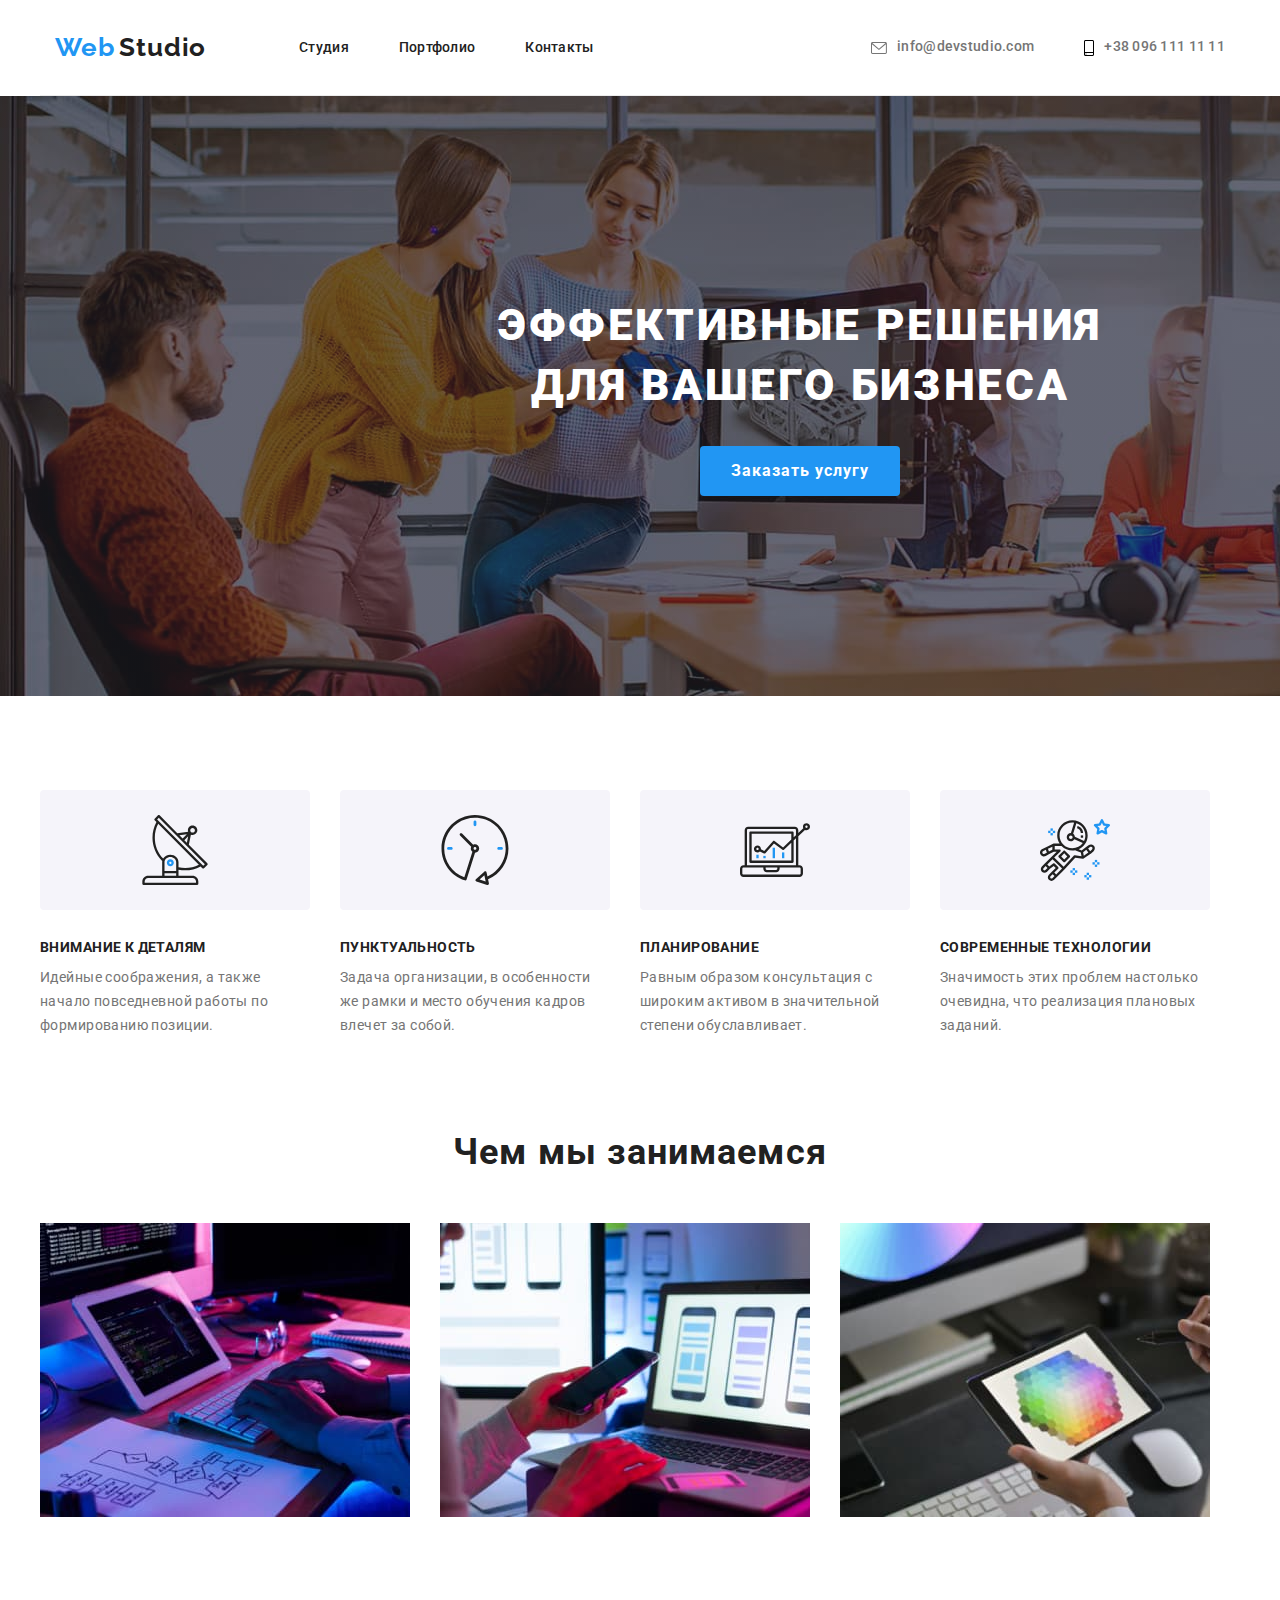
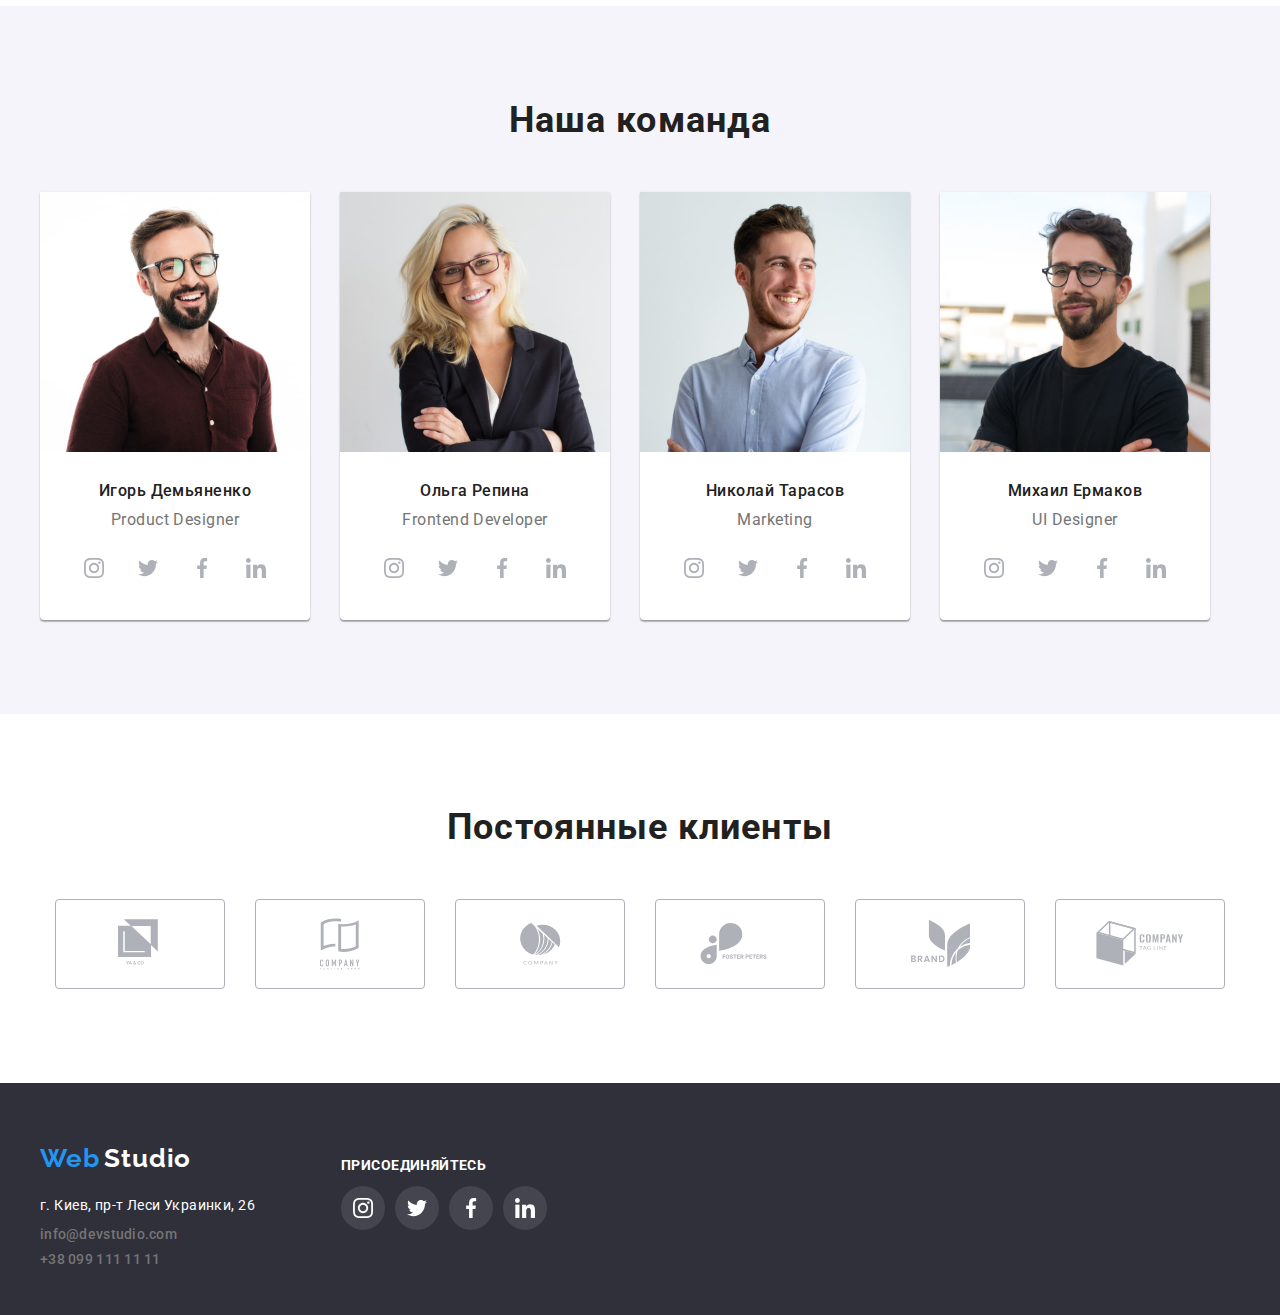
<file: index.html>
<!DOCTYPE html>
<html lang="ru">
<head>
    <meta charset="UTF-8">
    <meta name="viewport" content="width=device-width, initial-scale=1.0">
    <title>HW4</title>
    <link rel="preconnect" href="https://fonts.gstatic.com">
    <link href="https://fonts.googleapis.com/css2?family=Raleway:wght@700&family=Roboto:wght@400;500;700;900&display=swap" rel="stylesheet">
    <link href="https://cdnjs.cloudflare.com/ajax/libs/modern-normalize/1.0.0/modern-normalize.min.css" rel="stylesheet">
    <link href="./css/styles.css" rel="stylesheet">
</head>
<body>
    <!--Шапка сайта-->
<header  class="container">
    <div>
        <nav class="navigation"> 
            <a href="/">
            <span class="nav-web">Web</span>
            <span class="nav-studio">Studio</span>
            </a>
    
            <ul class="navigation-list">
                <li class="nav-list"> <a class="nav-list-link" href="">Студия</a></li> 
                <li class="nav-list"> <a class="nav-list-link" href="./portfolio.html">Портфолио</a></li> 
                <li class="nav-list"> <a class="nav-list-link" href="/">Контакты</a></li> 
            </ul>
        </nav>
    </div>
   

    <ul class="contacts">
        <li class="email">
            <a class ="mail" href="mailto:info@devstudio.com">
                <svg class="email-icon">
                    <use href="./images/sprite.svg#icon-mail" width="16" height="12"></use>
                </svg>info@devstudio.com</a></li>
        <li class="telephone">
            <a class="tel" href="tel:+380961111111">
                <svg class="tel-icon">
                    <use href="./images/sprite.svg#icon-tel" width="10" height="16"></use>
                </svg>+38 096 111 11 11</a></li>   
    </ul>
</header>
    <!--Герой-->
<main>
    <div class="cont">
    <h1 class="container-title">ЭФФЕКТИВНЫЕ РЕШЕНИЯ ДЛЯ ВАШЕГО БИЗНЕСА</h1>
    <button class="button" type="button">Заказать услугу</button>
    </div>
 <!--Особенности-->
<div class="container">
    <ul class="features">
        <li class="features-list">
            <div class="features-button">
                <svg class="features-icons" width="70" height="70">
                    <use href="./images/sprite.svg#icon-antenna1"></use>
                </svg>
            </div>
            <h2 class="section">Внимание к деталям</h2>
            <p class="text">Идейные соображения, а также начало повседневной работы по формированию позиции.</p>
        </li>
        <li class="features-list">
            <div class="features-button">
                <svg class="features-icons" width="70" height="70">
                    <use href="./images/sprite.svg#icon-clock2"></use>
                </svg>
            </div>
            <h2 class="section">Пунктуальность</h2>
            <p class="text">Задача организации, в особенности же рамки и место обучения кадров влечет за собой.</p>
        </li>
        <li class="features-list">
            <div class="features-button">
                <svg class="features-icons" width="70" height="70">
                    <use href="./images/sprite.svg#icon-diagram3"></use>
                </svg>
            </div>
            <h2 class="section">Планирование</h2>
            <p class="text">Равным образом консультация с широким активом в значительной степени обуславливает.</p>
        </li>
        <li class="features-list">
            <div class="features-button">
                <svg class="features-icons" width="70" height="70">
                    <use href="./images/sprite.svg#icon-astronaut4"></use>
                </svg>
            </div>
            <h2 class="section">Современные технологии</h2>
            <p class="text">Значимость этих проблем настолько очевидна, что реализация плановых заданий.</p>
        </li>
    </ul>
</div>
    <!-- Чем мы занимаемся-->
    <section class="container">
        <h3>Чем мы занимаемся</h3>
    <ul class="work">
        <li class="work-list">
            <img src="images/photo1.jpg" alt="планируем" width="370" height="294">
        </li>
        <li class="work-list">
            <img src="images/photo2.jpg" alt="разрабатываем" width="370" height="294">
        </li>
        <li class="work-list">
            <img src="images/photo3.jpg" alt="результат" width="370" height="294">
        </li>
    </ul>
    </section>
    <!--Наша команда-->
    <section class="ourteam">
<div class="container">
    <h4 class="team">Наша команда</h4>
    <ul class="personnel">
        <li class="personnel-list">
            <img src="images/img1.jpg" alt="Игорь Демьяненко" width="270" height="260">
            <p class="name">Игорь Демьяненко</p>
            <p class="position">Product Designer</p>
            <ul class="social-list">
                <li class="social-list-item">
                    <a class="social-list-link" href="">
                        <svg class="social-list-icon">
                            <use href="./images/sprite.svg#icon-instagram"></use>
                        </svg>
                    </a>
                </li>
                <li class="social-list-item">
                    <a class="social-list-link" href="">
                        <svg class="social-list-icon">
                            <use href="./images/sprite.svg#icon-twitter"></use>
                        </svg>
                    </a>
                </li>
                <li class="social-list-item">
                    <a class="social-list-link" href="">
                        <svg class="social-list-icon">
                            <use href="./images/sprite.svg#icon-facebook"></use>
                        </svg>
                    </a>
                </li>
                <li class="social-list-item">
                    <a class="social-list-link" href="">
                        <svg class="social-list-icon">
                            <use href="./images/sprite.svg#icon-linkedin"></use>
                        </svg>
                    </a>
                </li>
            </ul>
        </li>
        <li class="personnel-list">
            <img src="images/img2.jpg" alt="Ольга Репина" width="270" height="260">
            <p class="name">Ольга Репина</p>
            <p class="position">Frontend Developer</p>
            <ul class="social-list">
                <li class="social-list-item">
                    <a class="social-list-link" href="">
                        <svg class="social-list-icon">
                            <use href="./images/sprite.svg#icon-instagram"></use>
                        </svg>
                    </a>
                </li>
                <li class="social-list-item">
                    <a class="social-list-link" href="">
                        <svg class="social-list-icon">
                            <use href="./images/sprite.svg#icon-twitter"></use>
                        </svg>
                    </a>
                </li>
                <li class="social-list-item">
                    <a class="social-list-link" href="">
                        <svg class="social-list-icon">
                            <use href="./images/sprite.svg#icon-facebook"></use>
                        </svg>
                    </a>
                </li>
                <li class="social-list-item">
                    <a class="social-list-link" href="">
                        <svg class="social-list-icon">
                            <use href="./images/sprite.svg#icon-linkedin"></use>
                        </svg>
                    </a>
                </li>
            </ul>
        </li>
        <li class="personnel-list">
            <img src="images/img3.jpg" alt="Николай Тарасов" width="270" height="260">
            <p class="name">Николай Тарасов</p>
            <p class="position">Marketing</p>
            <ul class="social-list">
                <li class="social-list-item">
                    <a class="social-list-link" href="">
                        <svg class="social-list-icon">
                            <use href="./images/sprite.svg#icon-instagram"></use>
                        </svg>
                    </a>
                </li>
                <li class="social-list-item">
                    <a class="social-list-link" href="">
                        <svg class="social-list-icon">
                            <use href="./images/sprite.svg#icon-twitter"></use>
                        </svg>
                    </a>
                </li>
                <li class="social-list-item">
                    <a class="social-list-link" href="">
                        <svg class="social-list-icon">
                            <use href="./images/sprite.svg#icon-facebook"></use>
                        </svg>
                    </a>
                </li>
                <li class="social-list-item">
                    <a class="social-list-link" href="">
                        <svg class="social-list-icon">
                            <use href="./images/sprite.svg#icon-linkedin"></use>
                        </svg>
                    </a>
                </li>
            </ul>
        </li>
        <li class="personnel-list">
            <img src="images/img4.jpg" alt="Михаил Ермаков" width="270" height="260">
            <p class="name">Михаил Ермаков</p>
            <p class="position">UI Designer</p>
            <ul class="social-list">
                <li class="social-list-item">
                    <a class="social-list-link" href="">
                        <svg class="social-list-icon">
                            <use href="./images/sprite.svg#icon-instagram"></use>
                        </svg>
                    </a>
                </li>
                <li class="social-list-item">
                    <a class="social-list-link" href="">
                        <svg class="social-list-icon">
                            <use href="./images/sprite.svg#icon-twitter"></use>
                        </svg>
                    </a>
                </li>
                <li class="social-list-item">
                    <a class="social-list-link" href="">
                        <svg class="social-list-icon">
                            <use href="./images/sprite.svg#icon-facebook"></use>
                        </svg>
                    </a>
                </li>
                <li class="social-list-item">
                    <a class="social-list-link" href="">
                        <svg class="social-list-icon">
                            <use href="./images/sprite.svg#icon-linkedin"></use>
                        </svg>
                    </a>
                </li>
            </ul>
        </li>
    </ul>
</div> 
    </section>
    <!--Наши клиенты-->
<section class="clients">
    <h5>Постоянные клиенты</h5>
    <ul class="clients-list">
        <li class="clients-list-item">
            <a class="clients-list-link" href="">
                <svg class="clients-icons" width="44" height="49">
                    <use href="./images/sprite.svg#icon-logo1"></use>
                </svg></a>
        </li>
        <li class="clients-list-item">
            <a class="clients-list-link" href="">
                <svg class="clients-icons" width="40" height="52">
                    <use href="./images/sprite.svg#icon-logo2"></use>
                </svg></a>
        </li>
        <li class="clients-list-item">
            <a class="clients-list-link" href="">
                <svg class="clients-icons" width="41" height="42">
                    <use href="./images/sprite.svg#icon-logo3"></use>
                </svg></a>
        </li>
        <li class="clients-list-item">
            <a class="clients-list-link" href="">
                <svg class="clients-icons" width="80" height="42">
                    <use href="./images/sprite.svg#icon-logo4"></use>
                </svg></a>
        </li>
        <li class="clients-list-item">
            <a class="clients-list-link" href="">
                <svg class="clients-icons" width="59" height="47">
                    <use href="./images/sprite.svg#icon-logo5"></use>
                </svg></a>
        </li>
        <li class="clients-list-item">
            <a class="clients-list-link" href="">
                <svg class="clients-icons" width="88" height="45">
                    <use href="./images/sprite.svg#icon-logo6"></use>
                </svg></a>
        </li>
    </ul>
</section>
</main>
<!--Футер-->
<footer>
    <div class="container">
        <div class="footer-cont">
            <a href="/">
                <span class="nav-web">Web</span>
                <span class="nav-studio">Studio</span>
            </a>
            <address class="address">
                <p class="adress">г. Киев, пр-т Леси Украинки, 26</p>
                <a class="mail" href="mailto:info@devstudio.com">info@devstudio.com</a>
                <a class="tel" href="tel:+380991111111">+38 099 111 11 11</a>
            </address>
        </div>
        <div class="connect">
            <p>Присоединяйтесь</p>
            <ul class="connect-slist">
                <li class="connect-slist-item">
                    <a class="connect-slist-link" href="">
                        <svg class="connect-icons" width="44" height="44">
                            <use href="./images/sprite.svg#icon-instagram"></use>
                        </svg>
                    </a>
                </li>
                <li class="connect-slist-item">
                    <a class="connect-slist-link" href="">
                        <svg class="connect-icons" width="44" height="44">
                            <use href="./images/sprite.svg#icon-twitter"></use>
                        </svg>
                    </a>
                    <li class="connect-slist-item">
                        <a class="connect-slist-link" href="">
                            <svg class="connect-icons" width="44" height="44">
                                <use href="./images/sprite.svg#icon-facebook"></use>
                            </svg>
                        </a>
                        <li class="connect-slist-item">
                            <a class="connect-slist-link" href="">
                                <svg class="connect-icons" width="44" height="44">
                                    <use href="./images/sprite.svg#icon-linkedin"></use>
                                </svg>
                            </a>
            </ul>
        </div>
    </div>
   
</footer>
</body>
</html>
</file>
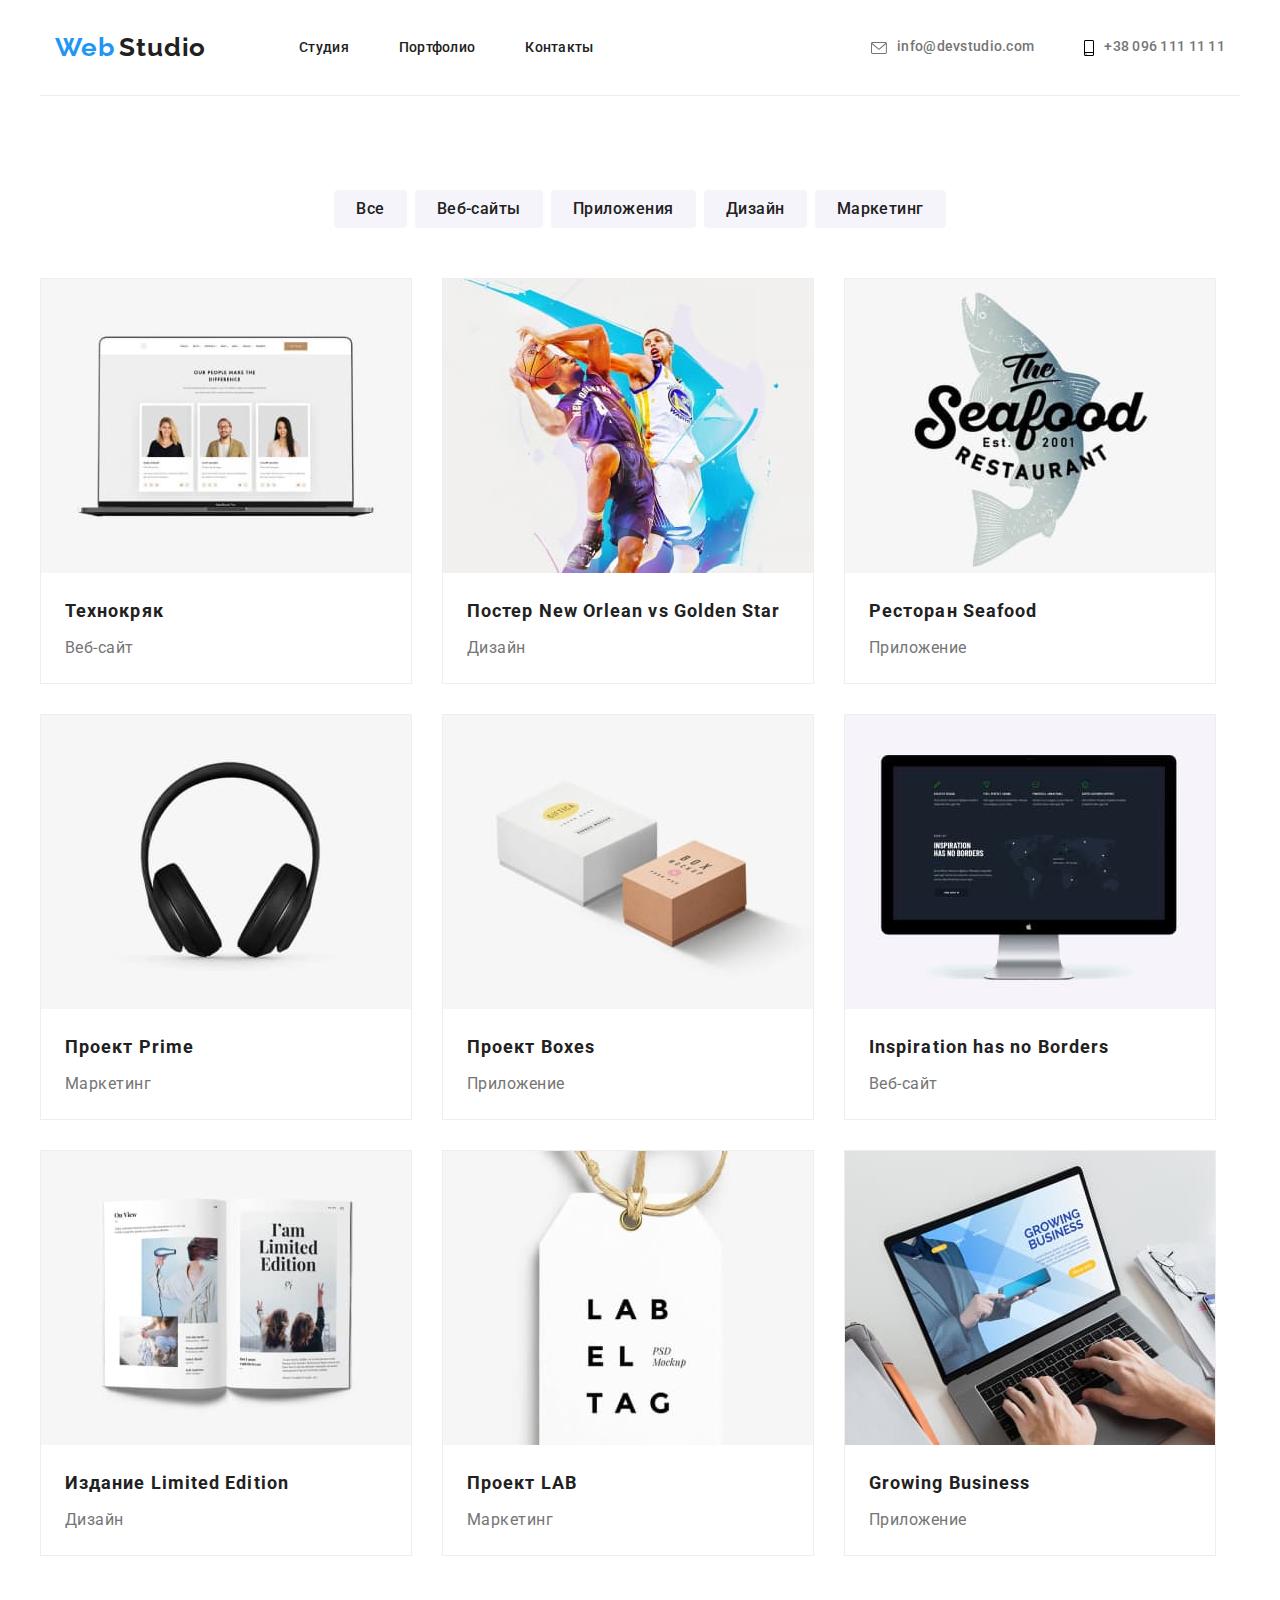
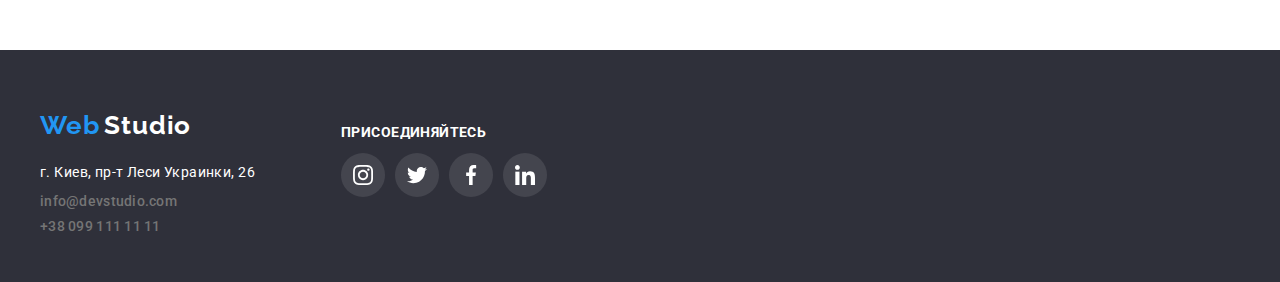
<file: portfolio.html>
<!DOCTYPE html>
<html lang="ru">
<head>
    <meta charset="UTF-8">
    <meta name="viewport" content="width=device-width, initial-scale=1.0">
    <title>Portfolio</title>
    <link rel="preconnect" href="https://fonts.gstatic.com">
    <link href="https://fonts.googleapis.com/css2?family=Raleway:wght@700&family=Roboto:wght@400;500;700;900&display=swap" rel="stylesheet">
    <link href="https://cdnjs.cloudflare.com/ajax/libs/modern-normalize/1.0.0/modern-normalize.min.css" rel="stylesheet">
    <link href="./css/styles.css" rel="stylesheet">
</head>
<body class="portfolio">
    <!--Шапка сайта-->
<header class="container">
    <div>
        <nav class="navigation"> 
            <a href="/">
            <span class="nav-web">Web</span>
            <span class="nav-studio">Studio</span>
            </a>
    
            <ul class="navigation-list">
                <li class="nav-list"> <a class="nav-list-link" href="./index.html">Студия</a></li> 
                <li class="nav-list"> <a class="nav-list-link" href="/">Портфолио</a></li> 
                <li class="nav-list"> <a class="nav-list-link" href="/">Контакты</a></li> 
            </ul>
        </nav>
    </div>

    <ul class="contacts">
        <li class="email">
            <a class ="mail" href="mailto:info@devstudio.com">
                <svg class="email-icon">
                    <use href="./images/sprite.svg#icon-mail" width="16" height="12"></use>
                </svg>info@devstudio.com</a></li>
        <li class="telephone">
            <a class="tel" href="tel:+380961111111">
                <svg class="tel-icon">
                    <use href="./images/sprite.svg#icon-tel" width="10" height="16"></use>
                </svg>+38 096 111 11 11</a></li>   
    </ul>
</header>
<!--Герой-->
<main>
    <div class="container">
        <ul class="menu">
            <li class="menu-list"><button class="menu-list-btn" type="button">Все</button></li>
            <li class="menu-list"><button class="menu-list-btn" type="button">Веб-сайты</button></li>
            <li class="menu-list"><button class="menu-list-btn" type="button">Приложения</button></li>
            <li class="menu-list"><button class="menu-list-btn" type="button">Дизайн</button></li>
            <li class="menu-list"><button class="menu-list-btn" type="button">Маркетинг</button></li>
        </ul>
    </div>
    <!--Галерея-->
    <div class="container">
        <ul class="gallery">
            <li class="gallery-list">
                <a class="gallery-list-link" href="">
                <img src="images/portf-1.jpg" alt="Технокряк" width="370" height="294">
                <h2 class="gallery-title">Технокряк</h2>
                <p class="gallery-text">Веб-сайт</p>
                </a>
            </li>
            <li class="gallery-list">
                <a class="gallery-list-link" href="">
                <img src="images/portf-2.jpg" alt="Постер New Orlean vs Golden Star" width="370" height="294">
                <h2 class="gallery-title">Постер New Orlean vs Golden Star</h2>
                <p class="gallery-text">Дизайн</p>
                </a>
            </li>
            <li class="gallery-list">
                <a class="gallery-list-link" href="">
                <img src="images/portf-3.jpg" alt="Ресторан Seafood" width="370" height="294">
                <h2 class="gallery-title">Ресторан Seafood</h2>
                <p class="gallery-text">Приложение</p>
                </a>
            </li>
            <li class="gallery-list">
                <a class="gallery-list-link" href="">
                <img src="images/portf-4.jpg" alt="Проект Prime" width="370" height="294">
                <h2 class="gallery-title">Проект Prime</h2>
                <p class="gallery-text">Маркетинг</p>
                </a>
            </li>
            <li class="gallery-list">
                <a class="gallery-list-link" href="">
                <img src="images/portf-5.jpg" alt="Проект Boxes" width="370" height="294">
                <h2 class="gallery-title">Проект Boxes</h2>
                <p class="gallery-text">Приложение</p>
                </a>
           </li>
            <li class="gallery-list">
            <a class="gallery-list-link" href="">
                <img src="images/portf-6.jpg" alt="Inspiration has no Borders" width="370" height="294">
                <h2 class="gallery-title">Inspiration has no Borders</h2>
                <p class="gallery-text">Веб-сайт</p>
            </a>
            </li>
            <li class="gallery-list">
            <a class="gallery-list-link" href="">
                <img src="images/portf-7.jpg" alt="Издание Limited Edition" width="370" height="294">
                <h2 class="gallery-title">Издание Limited Edition</h2>
                <p class="gallery-text">Дизайн</p>
            </a>
            </li>
            <li class="gallery-list">
            <a class="gallery-list-link" href="">
                <img src="images/portf-8.jpg" alt="Проект LAB" width="370" height="294">
                <h2 class="gallery-title">Проект LAB</h2>
                <p class="gallery-text">Маркетинг</p>
            </a>
            </li>
            <li class="gallery-list">
            <a class="gallery-list-link" href="">
                <img src="images/portf-9.jpg" alt="Growing Business" width="370" height="294">
                <h2 class="gallery-title">Growing Business</h2>
                <p class="gallery-text">Приложение</p>
            </a> 
            </li>
        </ul>
    </div>   
</main>
<!--Футер-->
<footer>
    <div class="container">
        <div class="footer-cont">
            <a href="/">
                <span class="nav-web">Web</span>
                <span class="nav-studio">Studio</span>
            </a>
            <address class="address">
                <p class="adress">г. Киев, пр-т Леси Украинки, 26</p>
                <a class="mail" href="mailto:info@devstudio.com">info@devstudio.com</a>
                <a class="tel" href="tel:+380991111111">+38 099 111 11 11</a>
            </address>
        </div>
        <div class="connect">
            <p>Присоединяйтесь</p>
            <ul class="connect-slist">
                <li class="connect-slist-item">
                    <a class="connect-slist-link" href="">
                        <svg class="connect-icons" width="44" height="44">
                            <use href="./images/sprite.svg#icon-instagram"></use>
                        </svg>
                    </a>
                </li>
                <li class="connect-slist-item">
                    <a class="connect-slist-link" href="">
                        <svg class="connect-icons" width="44" height="44">
                            <use href="./images/sprite.svg#icon-twitter"></use>
                        </svg>
                    </a>
                    <li class="connect-slist-item">
                        <a class="connect-slist-link" href="">
                            <svg class="connect-icons" width="44" height="44">
                                <use href="./images/sprite.svg#icon-facebook"></use>
                            </svg>
                        </a>
                        <li class="connect-slist-item">
                            <a class="connect-slist-link" href="">
                                <svg class="connect-icons" width="44" height="44">
                                    <use href="./images/sprite.svg#icon-linkedin"></use>
                                </svg>
                            </a>
            </ul>
        </div>
    </div>
</footer>
</body>
</html>
</file>
<file: css/styles.css>
:root {
    --primary-text-color: #757575;
    --title-text-color: #212121;
    --white-color: #FFFFFF;
    --accent-color: #2196F3;
    --background-color: #E5E5E5;
    --portfolio-bg: #F5F4FA;
    --dark-bg-color: #2F303A;
    --icons-color: #AFB1B8;

}
body {
    background-color: var(--white-color);
}
header {
    display:flex;
    align-items: center;
    width: 1200px;
    padding: 32px 15px;
    margin: 0 auto;
    border-bottom: 1px solid #ECECEC;
}
li {
    list-style: none;
}
a {
    text-decoration: none;
}
h1, h2, h3, h4, h5, h6 {
    margin: 0;
}
ul, ol {
    margin: 0;
    padding: 0;
}
p {
    margin: 0;
}
img {
    display: block;
}
.container {
    width: 1200px;
    margin: 0 auto;
}
.nav-web {
    font-family: 'Raleway', sans-serif;
    font-style: normal;
    font-weight: bold;
    color: var(--accent-color);
    font-size: 26px;
    line-height: 1.19;
    letter-spacing: 0.03em;
}
.nav-studio {
    font-family: 'Raleway', sans-serif;
    font-style: normal;
    font-weight: bold;
    color: var(--title-text-color);
    font-size: 26px;
    line-height: 1.19;
    letter-spacing: 0.03em;
}
.navigation {
    display: flex;
    align-items: center;
}
.navigation > a {
    text-decoration: none;
    margin-right: 93px;
}
.navigation-list {
    display: flex;
}
.nav-list:not(:last-child) {
    margin-right: 50px;
}
.nav-list-link {
    font-family: 'Roboto', sans-serif;
    font-style: normal;
    font-weight: 500;
    color: var(--title-text-color);
    font-size: 14px;
    line-height: 1.14;
    letter-spacing: 0.02em;
    text-decoration: none;
}
.nav-list-link:hover,
.nav-list-link:focus {
    color: var(--accent-color);
}
.contacts {
    display: flex;
    align-items: center;
    justify-content: center;
    margin-left: auto;
}
.email {
    display: flex;
    align-items: center;
    justify-content: center;
}
.email-icon {
    width: 16px;
    height: 12px;
    fill: currentColor;
    margin-right: 10px;
    vertical-align: middle;
}
.tel-icon {
    width: 10px;
    height: 16px;
    margin-right: 10px;
    vertical-align: middle;
}
.mail {
    display: block;
    font-family: 'Roboto', sans-serif;
    font-style: normal;
    font-weight: 500;
    font-size: 14px;
    line-height: 1.14;
    letter-spacing: 0.02em;
    color: var(--primary-text-color);
    text-decoration: none;
    margin-right: 50px;
}
.tel {
    display: block;
    font-family: 'Roboto', sans-serif;
    font-style: normal;
    font-weight: 500;
    font-size: 14px;
    line-height: 1.14;
    letter-spacing: 0.02em;
    color: var(--primary-text-color);
    text-decoration: none;
    min-width: 122px;
}
.mail:hover,
.mail:focus,
.tel:hover,
.tel:focus {
    color: var(--accent-color);
    fill: var(--accent-color);
}
.cont {
    background-image: linear-gradient(rgba(47, 48, 58, 0.4),rgba(47, 48, 58, 0.4)), url(../images/bg.jpg);
    background-repeat: no-repeat;
    min-width: 1600px;
    height: 600px;
    background-size: 100%;
    padding-top: 200px;
    padding-bottom: 200px;
    margin: 0 auto;
    text-align: center;
}
.container-title {
    font-family: 'Roboto', sans-serif;
    font-style: normal;
    font-weight: 900;
    font-size: 44px;
    line-height: 1.36;
    text-align: center;
    letter-spacing: 0.06em;
    text-transform: uppercase;
    color: var(--white-color);
    max-width: 696px;
    margin: 0 auto;
    padding-bottom: 30px;
}
.button {
    font-family: 'Roboto', sans-serif;
    font-style: normal;
    font-weight: 700;
    font-size: 16px;
    line-height: 1.875;
    text-align: center;
    letter-spacing: 0.06em;
    color: var(--white-color);
    background-color: var(--accent-color);
    border-radius: 4px;
    border-color: transparent;
    min-width: 200px;
    height: 50px;
}
.features {
    display: flex;
    align-items: center;
    padding: 94px 0;
}
.features-list:not(:last-child) {
    margin-right: 30px;
}
.features-button {
    display: flex;
    align-items: center; 
    justify-content: center;
    width: 270px;
    height: 120px;
    background-color: #F5F4FA;
    border-radius: 4px;
    border-color: transparent;
    margin-bottom: 30px;
}
.section{
    font-family: 'Roboto', sans-serif;
    font-style: normal;
    font-weight: 700;
    font-size: 14px;
    line-height: 1.14;
    letter-spacing: 0.03em;
    text-transform: uppercase;
    color: var(--title-text-color);
}
.text {
    font-family: 'Roboto', sans-serif;
    font-style: normal;
    font-weight: 400;
    font-size: 14px;
    line-height: 1.71;
    letter-spacing: 0.03em;
    color: var(--primary-text-color);
    padding-top: 10px;
    max-width: 270px;
}
.work {
    display: flex;
    align-items: center;
    padding-top: 50px;
    padding-bottom: 89px;
}
.work-list:not(:last-child) {
    margin-right: 30px;
}
h3, h4, h5 {
    font-family: 'Roboto', sans-serif;
    font-style: normal;
    font-weight: 700;
    font-size: 36px;
    line-height: 1.16;
    text-align: center;
    letter-spacing: 0.03em;
    color: var(--title-text-color);
}
.ourteam {
    background-color: var(--portfolio-bg);
}
.team {
    padding-top: 94px;
    padding-bottom: 50px;
}
.personnel {
    display: flex;
    align-items: center;
    padding-bottom: 94px;
}
.personnel-list {
    background-color: var(--white-color);
    text-align: center;
    box-shadow: 0px 1px 3px rgba(0, 0, 0, 0.12), 0px 1px 1px rgba(0, 0, 0, 0.14), 0px 2px 1px rgba(0, 0, 0, 0.2);
    border-radius: 0px 0px 4px 4px;
}
.personnel-list:not(:last-child) {
    margin-right: 30px;
}
.name {
    font-family: 'Roboto', sans-serif;
    font-style: normal;
    font-weight: 500;
    font-size: 16px;
    line-height: 1.18;
    letter-spacing: 0.03em;
    color: var(--title-text-color);
    padding-top: 30px;
    padding-bottom: 10px;
}
.position {
    font-family: 'Roboto', sans-serif;
    font-style: normal;
    font-weight: 400;
    font-size: 16px;
    line-height: 1.18;
    letter-spacing: 0.03em;
    color: var(--primary-text-color);
}
.social-list {
    display: flex;
    justify-content: space-between;
    padding-top: 16px;
    padding-left: 32px;
    padding-right: 32px;
    padding-bottom: 30px;
}
.social-list-link {
    display: flex;
    align-items: center;
    justify-content: center;
    width: 44px;
    height: 44px;
    background-color: var(--white-color);
    border-radius: 50%;
}
.social-list-link:hover,
.social-list-link:focus {
    background-color: var(--accent-color);
}
.social-list-link:hover .social-list-icon,
.social-list-link:focus .social-list-icon {
    fill: var(--white-color);
}
.social-list-icon {
    width: 20px;
    height: 20px;
    fill: var(--icons-color);
}
.clients {
    padding-top: 93px;
}
.clients-list {
    display: flex;
    align-items: center;
    justify-content: center;
    padding-top: 50px;
    padding-bottom: 94px; 
}
.clients-list-item:not(:last-child) {
    margin-right: 30px;
}
.clients-list-link {
    display: flex;
    align-items: center;
    justify-content: center;
    width: 170px;
    height: 90px;
    border: 1px solid #AFB1B8;
    border-radius: 4px;
}
.clients-list-link:hover .clients-icons,
.clients-list-link:focus .clients-icons {
    fill: var(--accent-color);
}
.clients-list-link:hover,
.clients-list-link:focus {
    border: 1px solid #2196F3;
    border-radius: 4px;
}
.clients-icons {
    fill: var(--icons-color);
}
.portfolio {
    background-color: var(--white-color);
}
.menu {
    display: flex;  
    justify-content: center;
    margin-top: 94px;
    margin-bottom: 50px;
}
.menu-list {
    display: flex;
    align-items: center;
}
.menu-list:not(:last-child) {
    margin-right: 8px;
}
.menu-list-btn {
    font-family: 'Roboto', sans-serif;
    font-style: normal;
    font-weight: 500;
    font-size: 16px;
    line-height: 1.625;
    text-align: center;
    letter-spacing: 0.03em;
    color: var(--title-text-color);
    background-color: var(--portfolio-bg);
    border-color: transparent;
    border-radius: 4px;
    text-decoration: none;
    padding: 4px 20px;
}
.menu-list-btn:hover,
.menu-list-btn:focus {
    color: var(--white-color);
    background-color: var(--accent-color);
    border-radius: 4px;
    border-color: transparent;
}
.gallery {
    display: flex;
    flex-wrap: wrap;
}
.gallery-list {
    margin-right: 30px;
    margin-bottom: 30px;
    border: 1px solid #EEEEEE;
}
.gallery-list:nth-child(3n) {
    margin-right: 0;
}
.gallery-list:nth-last-child(-n+3) {
    margin-bottom: 94px;
}
.gallery-list-link {
    display: block;
}
.gallery-list-link:focus,
.gallery-list-link:hover {
    box-shadow: 0 1px 1px rgba(0, 0, 0, 0.12), 0 4px 4px rgba(0, 0, 0, 0.06), 1px 4px 6px rgba(0, 0, 0, 0.16);
}
.gallery-title {
    font-family: 'Roboto', sans-serif;
    font-style: normal;
    font-weight: 700;
    font-size: 18px;
    line-height: 2;
    letter-spacing: 0.06em;
    color: var(--title-text-color);
    margin-top: 20px;
    margin-bottom: 4px;
    padding-left: 24px;
    padding-right: 24px;
}
.gallery-text {
    font-family: Roboto;
    font-style: normal;
    font-weight: 400;
    font-size: 16px;
    line-height: 1.875;
    letter-spacing: 0.03em;
    color: var(--primary-text-color);
    padding-left: 24px;
    padding-right: 24px;
    padding-bottom: 20px;
}
footer {
    background-color: var(--dark-bg-color);
}
footer .container {
    padding-top: 60px;
    padding-bottom: 60px;
    display: flex;  
}
.footer-cont .nav-studio {
    color: var(--white-color);
}
.adress {
    font-family: 'Roboto', sans-serif;
    font-style: normal;
    font-weight: 400;
    font-size: 14px;
    line-height: 1.71;
    letter-spacing: 0.03em;
    color: var(--white-color);
    padding-top: 20px;
    padding-bottom: 9px;
}
.address {
    display: flex;
    flex-direction: column ;
    min-width: 231px;
    height: 81px;
}
.address .tel {
    margin-top: 9px;
}
.connect {
    padding-top: 22px;
    padding-left: 70px;
}
.connect > p {
    font-family: 'Roboto', sans-serif;
    font-style: normal;
    font-weight: 700;
    font-size: 14px;
    line-height: 1.14px;
    letter-spacing: 0.03em;
    text-transform: uppercase;
    color: var(--white-color);
    padding-bottom: 20px;
}
.connect-slist {
    display: flex;
}
.connect-slist-item:not(:last-child) {
    margin-right: 10px;
}
.connect-slist-link {
    display: flex;
    align-items: center;
    justify-content: center;
    width: 44px;
    height: 44px;
    background-color: rgba(255, 255, 255, 0.1);
    border-radius: 50%;
}
.connect-slist-link:hover,
.connect-slist-link:focus {
    background-color: var(--accent-color);
}
.connect-icons {
    fill: var(--white-color);
    width: 20px;
    height: 20px;
}
</file>
